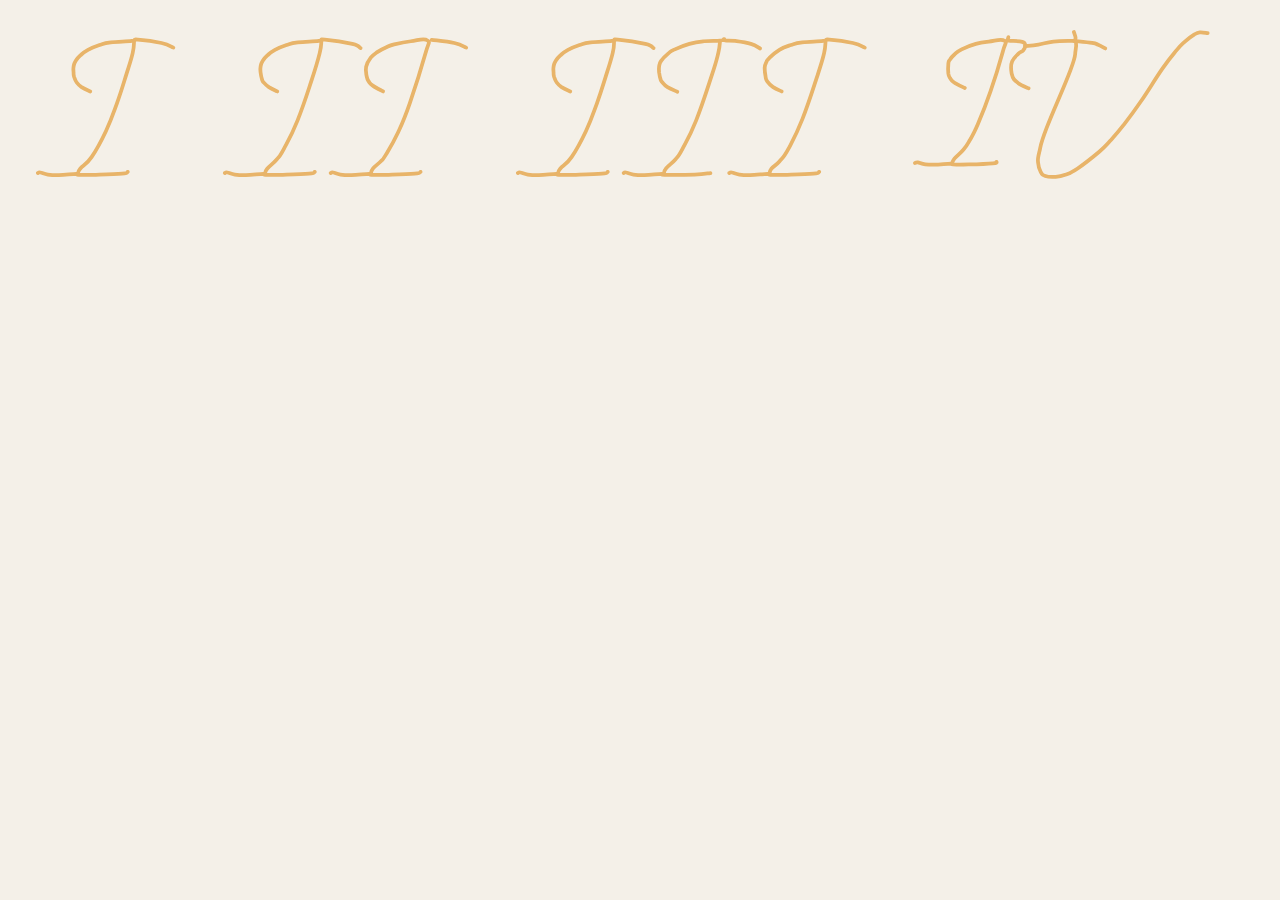
<file: scripts/numerals_preview.html>
<!doctype html><meta charset=utf-8><style>body{background:#F4F0E8;margin:30px;display:flex;gap:40px;align-items:flex-end}svg{height:150px}path{fill:none;stroke:#E8B469;stroke-width:5;stroke-linecap:round;stroke-linejoin:round}</style><svg viewBox="0 0 195.8 200"><path d="M10.4 190.8C11.1 190.6 10.9 189.6 13.8 190.0C16.8 190.4 18.4 191.9 23.8 192.7C29.3 193.5 30.1 193.6 38.5 193.5C46.8 193.3 56.1 192.0 61.9 191.9C67.8 191.8 59.3 192.8 65.0 193.1C70.7 193.3 75.0 193.4 87.7 193.1C100.4 192.7 113.3 192.4 122.7 191.5C132.1 190.7 128.7 189.7 130.4 189.2"/><path d="M80.4 81.9C77.8 80.7 72.8 78.8 68.8 76.2C64.9 73.5 64.5 73.0 62.3 70.0C60.1 67.0 59.8 65.3 58.8 62.3C57.9 59.3 58.2 59.5 58.1 56.5C57.9 53.6 57.5 52.2 58.1 48.8C58.7 45.5 58.7 44.5 60.8 41.2C62.8 37.9 63.7 37.1 67.3 33.8C70.9 30.6 71.7 29.6 77.3 26.5C82.9 23.5 86.0 22.2 92.7 20.0C99.4 17.8 98.2 17.7 107.7 16.5C117.2 15.4 127.8 15.5 135.8 14.6C143.7 13.8 135.1 12.1 143.8 12.7C152.6 13.3 165.0 14.9 175.4 17.3C185.8 19.7 187.7 22.1 191.2 23.5"/><path d="M138.8 15.0C138.4 18.5 139.1 21.3 136.9 30.8C134.7 40.2 133.5 43.3 128.8 58.1C124.2 72.9 121.9 81.2 115.8 98.1C109.7 115.0 108.5 119.3 101.2 135.0C93.8 150.7 89.8 158.2 82.3 169.2C74.8 180.2 71.0 180.0 66.9 185.0C62.9 190.0 64.5 190.4 63.8 191.9"/></svg><svg viewBox="0 0 336.9 200"><path d="M10.4 190.8C11.1 190.6 10.9 189.6 13.8 190.0C16.8 190.4 18.4 191.9 23.8 192.7C29.3 193.5 30.1 193.6 38.5 193.5C46.8 193.3 56.1 192.0 61.9 191.9C67.8 191.8 59.3 192.8 65.0 193.1C70.7 193.3 75.0 193.4 87.7 193.1C100.4 192.7 113.3 192.4 122.7 191.5C132.1 190.7 128.7 189.7 130.4 189.2"/><path d="M80.4 81.9C77.9 80.7 73.2 78.8 69.2 76.2C65.3 73.5 64.3 72.3 62.3 70.0C60.3 67.7 60.9 68.7 60.0 65.8C59.1 62.8 58.5 60.3 58.1 56.5C57.7 52.8 57.5 52.2 58.1 48.8C58.7 45.5 58.7 44.5 60.8 41.2C62.8 37.9 63.7 37.1 67.3 33.8C70.9 30.6 71.7 29.6 77.3 26.5C82.9 23.5 86.0 22.2 92.7 20.0C99.4 17.8 98.2 17.7 107.7 16.5C117.2 15.4 127.8 15.5 135.8 14.6C143.7 13.8 134.0 11.8 143.8 12.7C153.7 13.5 169.9 15.9 180.4 18.5C190.9 21.0 189.1 23.0 191.5 24.2"/><path d="M139.2 15.0C138.7 18.5 139.7 19.6 136.9 30.8C134.1 41.9 133.1 46.0 126.5 65.8C120.0 85.6 115.5 100.4 107.3 120.8C99.1 141.2 95.3 147.0 89.2 158.5C83.1 169.9 84.5 166.9 79.6 172.7C74.7 178.5 70.4 180.8 66.9 185.0C63.5 189.2 64.5 190.4 63.8 191.9"/><path d="M151.5 190.8C152.3 190.6 152.1 189.6 155.0 190.0C157.9 190.4 159.3 191.9 164.6 192.7C169.9 193.5 170.8 193.6 179.2 193.5C187.7 193.3 197.2 192.0 203.1 191.9C209.0 191.8 200.5 192.8 206.2 193.1C211.8 193.3 216.2 193.4 228.8 193.1C241.5 192.7 254.1 192.4 263.5 191.5C272.9 190.7 269.8 189.7 271.5 189.2"/><path d="M221.5 81.9C218.5 80.2 211.9 77.2 207.7 74.2C203.5 71.3 204.1 71.2 202.3 68.5C200.5 65.8 200.4 66.2 199.6 61.9C198.9 57.7 197.7 54.7 198.8 49.2C200.0 43.7 201.6 41.3 205.0 36.9C208.4 32.5 209.7 32.3 214.2 29.2C218.8 26.2 220.9 25.3 225.8 23.1C230.6 20.9 229.0 21.0 236.2 19.2C243.3 17.5 248.7 16.2 258.5 15.0C268.2 13.8 276.1 10.4 280.4 13.8C284.7 17.3 283.2 12.2 278.1 30.8C272.9 49.3 265.0 74.7 256.9 98.1C248.8 121.4 248.2 121.9 241.2 136.9C234.1 152.0 230.0 158.2 225.0 166.5C220.0 174.9 222.2 171.0 218.5 175.0C214.7 179.0 211.0 180.9 208.1 184.6C205.1 188.3 205.7 190.3 205.0 191.9"/><path d="M286.2 13.1C292.8 14.0 306.4 15.0 316.5 17.3C326.7 19.6 328.8 22.1 332.3 23.5"/></svg><svg viewBox="0 0 477.7 200"><path d="M10.4 190.8C11.1 190.6 10.9 189.6 13.8 190.0C16.8 190.4 18.4 191.9 23.8 192.7C29.3 193.5 30.1 193.6 38.5 193.5C46.8 193.3 56.1 192.0 61.9 191.9C67.8 191.8 59.3 192.8 65.0 193.1C70.7 193.3 75.0 193.4 87.7 193.1C100.4 192.7 113.3 192.4 122.7 191.5C132.1 190.7 128.7 189.7 130.4 189.2"/><path d="M80.4 81.9C77.8 80.7 72.8 78.8 68.8 76.2C64.9 73.5 64.5 73.0 62.3 70.0C60.1 67.0 59.8 65.3 58.8 62.3C57.9 59.3 58.2 59.5 58.1 56.5C57.9 53.6 57.5 52.2 58.1 48.8C58.7 45.5 58.7 44.5 60.8 41.2C62.8 37.9 63.7 37.1 67.3 33.8C70.9 30.6 71.7 29.6 77.3 26.5C82.9 23.5 86.0 22.2 92.7 20.0C99.4 17.8 98.2 17.7 107.7 16.5C117.2 15.4 127.8 15.5 135.8 14.6C143.7 13.8 134.0 11.8 143.8 12.7C153.7 13.5 169.9 15.9 180.4 18.5C190.9 21.0 189.1 23.0 191.5 24.2"/><path d="M138.8 15.0C138.4 18.5 139.5 20.2 136.9 30.8C134.4 41.3 132.0 48.3 127.3 63.1C122.7 77.9 121.5 82.3 115.8 98.1C110.0 113.9 108.5 119.3 101.2 135.0C93.8 150.7 89.8 158.2 82.3 169.2C74.8 180.2 71.0 180.0 66.9 185.0C62.9 190.0 64.5 190.4 63.8 191.9"/><path d="M151.5 190.8C152.2 190.6 151.7 189.6 154.6 190.0C157.5 190.4 159.2 191.9 164.6 192.7C170.0 193.5 170.9 193.6 179.2 193.5C187.6 193.3 196.8 192.0 202.7 191.9C208.6 191.8 196.6 192.9 206.2 193.1C215.7 193.2 232.7 193.2 246.2 192.7C259.6 192.2 262.7 191.2 267.3 190.8"/><path d="M223.1 82.3C220.2 81.0 214.4 78.9 210.0 76.2C205.6 73.4 205.1 71.9 203.1 69.6C201.0 67.3 201.7 68.6 200.8 65.8C199.8 62.9 199.3 60.3 198.8 56.5C198.4 52.8 198.3 52.2 198.8 48.8C199.4 45.5 198.8 45.0 201.5 41.2C204.2 37.3 207.3 34.5 211.2 31.2C215.0 27.9 212.7 28.9 218.8 26.2C225.0 23.4 230.5 20.9 239.2 18.5C247.9 16.0 249.5 15.9 258.5 15.0C267.4 14.1 274.1 14.8 280.0 14.2C285.9 13.6 283.9 12.4 285.4 12.3C286.9 12.2 283.6 13.3 286.9 13.8C290.2 14.4 292.9 13.6 300.4 14.6C307.9 15.6 313.9 16.3 321.2 18.5C328.4 20.7 330.8 23.3 333.5 24.6"/><path d="M280.0 15.0C279.5 18.5 280.1 20.6 277.7 30.8C275.2 40.9 275.4 41.4 268.8 61.2C262.3 81.0 256.6 99.4 248.1 120.8C239.5 142.2 236.0 147.1 230.0 158.5C224.0 169.8 225.6 166.6 220.8 172.3C215.9 178.1 211.5 180.3 208.1 184.6C204.6 188.9 205.7 190.3 205.0 191.9"/><path d="M292.3 190.8C293.1 190.6 292.8 189.6 295.8 190.0C298.7 190.4 300.4 191.9 305.8 192.7C311.1 193.5 311.6 193.6 320.0 193.5C328.4 193.3 337.9 192.0 343.8 191.9C349.8 191.8 341.3 192.8 346.9 193.1C352.6 193.3 356.9 193.4 369.6 193.1C382.3 192.7 395.2 192.4 404.6 191.5C414.0 190.7 410.6 189.7 412.3 189.2"/><path d="M362.3 81.9C359.8 80.7 355.0 79.1 350.8 76.2C346.5 73.2 345.3 71.5 343.1 68.5C340.9 65.4 341.5 66.4 340.8 62.3C340.0 58.2 339.4 54.3 339.6 50.0C339.9 45.7 340.7 45.4 341.9 42.7C343.2 40.0 341.6 41.2 345.4 37.7C349.2 34.1 352.8 30.4 359.2 26.5C365.7 22.6 367.9 22.2 374.6 20.0C381.3 17.8 380.1 17.7 389.6 16.5C399.1 15.4 409.7 15.5 417.7 14.6C425.6 13.8 417.1 12.1 425.8 12.7C434.5 13.3 446.9 14.9 457.3 17.3C467.7 19.7 469.6 22.1 473.1 23.5"/><path d="M420.8 15.0C420.3 18.5 421.0 21.3 418.8 30.8C416.6 40.2 417.1 38.8 410.8 58.1C404.4 77.4 398.7 96.4 390.0 118.5C381.3 140.5 377.9 145.9 371.2 158.5C364.4 171.0 364.1 169.6 359.2 175.4C354.3 181.1 351.8 181.0 348.8 184.6C345.9 188.3 346.4 190.3 345.8 191.9"/></svg><svg viewBox="0 0 402.3 200"><path d="M9.2 177.3C10.1 177.1 10.4 176.2 13.1 176.5C15.8 176.9 16.7 178.2 21.5 178.8C26.4 179.5 27.2 179.8 35.0 179.6C42.8 179.4 51.4 178.2 56.9 178.1C62.4 178.0 54.8 179.0 60.0 179.2C65.2 179.5 69.1 179.6 80.8 179.2C92.4 178.9 104.9 178.5 113.1 177.7C121.3 176.9 117.0 176.2 118.1 175.8"/><path d="M75.8 77.3C72.6 75.7 65.9 72.9 61.5 70.0C57.2 67.1 57.8 66.9 56.2 64.2C54.5 61.6 54.4 62.3 53.8 58.1C53.3 53.8 53.4 49.1 53.8 45.0C54.3 40.9 54.0 42.3 55.8 39.6C57.5 36.9 58.5 35.7 61.9 32.7C65.4 29.6 65.3 28.9 71.5 25.8C77.8 22.6 82.4 20.7 90.4 18.5C98.3 16.2 99.3 16.3 107.7 15.4C116.1 14.5 124.4 11.1 128.5 14.2C132.5 17.4 130.2 14.7 126.2 29.6C122.1 44.5 117.3 60.8 110.0 81.9C102.7 103.1 99.3 111.3 93.1 125.8C86.9 140.2 86.2 140.2 81.9 147.7C77.7 155.1 78.2 154.4 73.8 159.6C69.4 164.9 65.2 167.5 61.9 171.5C58.6 175.6 59.5 176.6 58.8 178.1"/><path d="M133.8 9.6C133.7 10.4 133.0 12.1 133.1 13.1C133.2 14.1 130.0 13.6 134.2 14.2C138.5 14.8 147.5 14.2 152.3 15.8C157.1 17.3 155.9 18.6 156.2 21.2C156.4 23.7 155.4 25.0 153.5 27.3C151.5 29.6 150.5 28.3 147.3 31.5C144.1 34.8 141.0 36.8 138.8 41.9C136.7 47.0 137.4 49.9 137.7 54.6C137.9 59.4 138.6 60.4 140.0 63.5C141.4 66.5 141.8 66.3 144.2 68.5C146.7 70.7 147.5 71.4 151.2 73.5C154.8 75.5 158.7 76.8 160.8 77.7"/><path d="M220.8 14.6C214.8 14.8 204.2 14.3 193.8 15.4C183.5 16.5 182.1 18.3 173.8 19.6C165.6 21.0 160.0 21.1 156.2 21.5"/><path d="M399.6 4.2C397.3 4.0 393.2 2.7 389.2 3.1C385.3 3.5 385.9 3.4 381.5 6.2C377.1 8.9 374.3 10.9 369.2 15.4C364.2 19.9 365.1 18.6 358.5 26.5C351.9 34.5 349.8 36.4 339.2 51.5C328.7 66.7 321.8 78.8 310.4 95.4C299.0 112.0 296.3 115.4 287.3 126.9C278.3 138.4 276.7 139.9 269.6 147.7C262.5 155.5 264.6 154.2 255.0 162.3C245.4 170.4 236.1 177.8 226.2 184.6C216.2 191.4 216.4 190.6 209.6 193.1C202.8 195.5 201.2 195.4 195.4 195.8C189.5 196.1 187.1 196.1 183.1 194.6C179.0 193.2 179.0 193.0 176.9 189.2C174.8 185.4 173.9 183.1 173.5 177.3C173.0 171.6 172.5 173.2 175.0 163.1C177.5 152.9 175.5 155.2 184.6 131.2C193.8 107.1 208.0 76.8 216.5 53.8C225.1 30.9 221.9 35.5 223.5 26.9C225.1 18.4 223.8 17.6 223.8 15.0"/><path d="M221.2 2.7C221.7 4.5 223.4 8.1 223.5 10.8C223.5 13.4 222.0 13.8 221.5 14.6"/><path d="M263.1 24.6C261.0 23.5 257.4 21.2 253.5 19.6C249.6 18.0 252.4 18.4 245.4 17.3C238.4 16.2 226.8 15.2 221.5 14.6"/></svg>
</file>
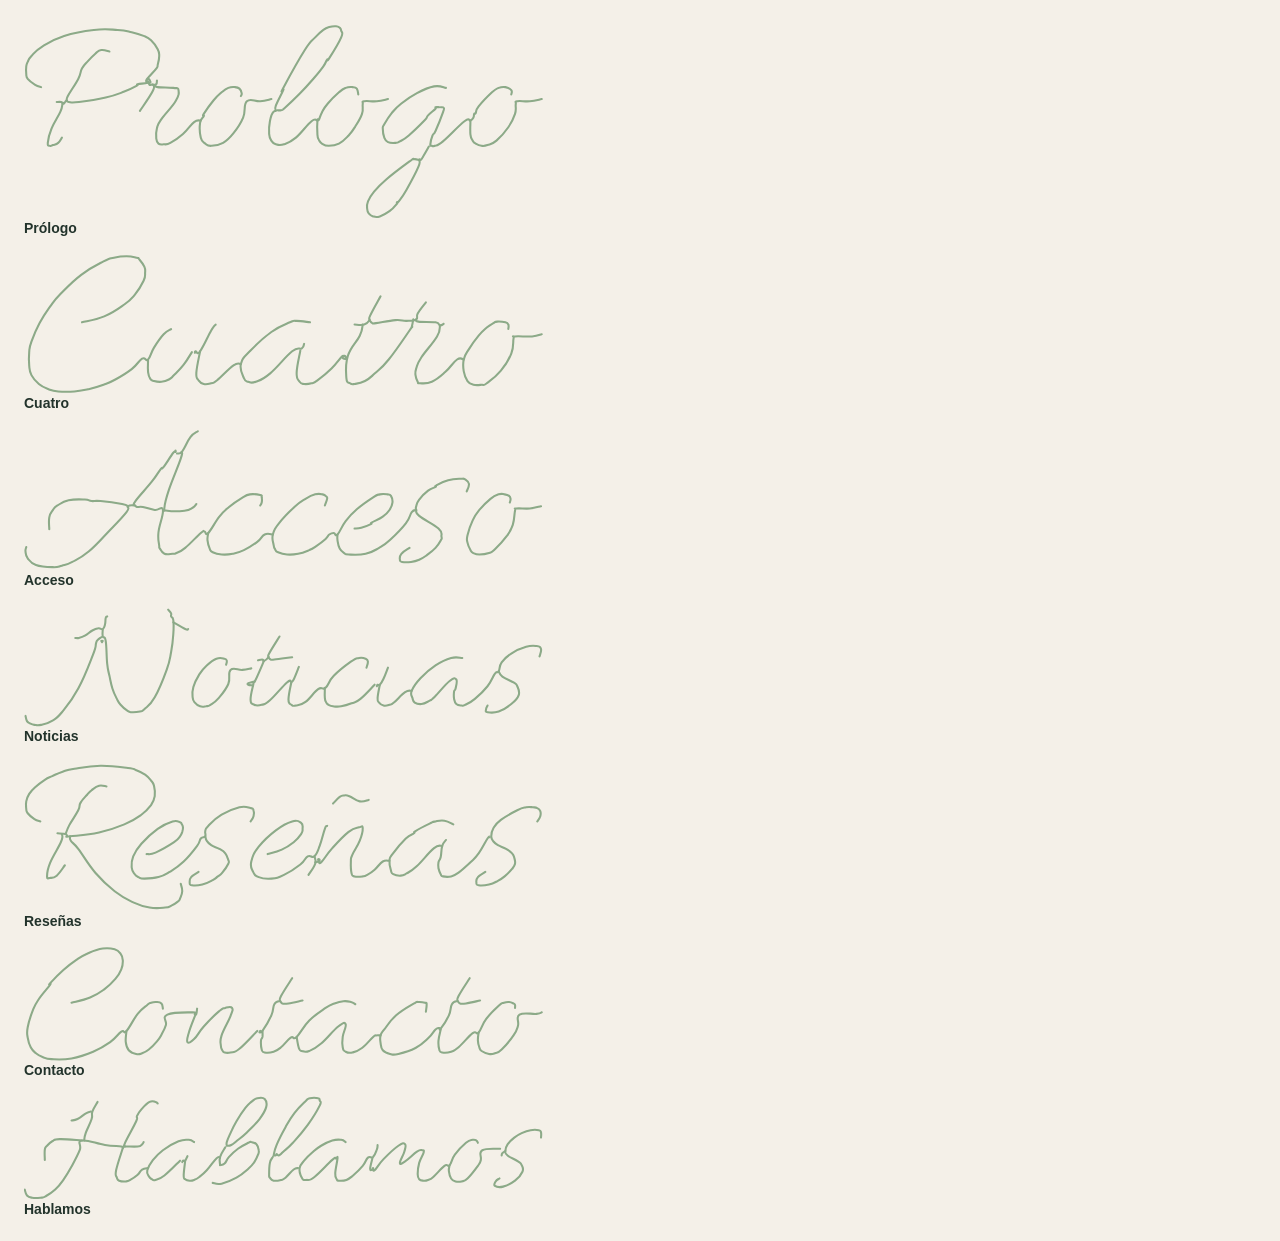
<file: scripts/pen_words_preview.html>
<!doctype html><meta charset=utf-8><style>body{background:#F4F0E8;font:14px sans-serif;margin:24px}.f{margin:18px 0}svg{width:520px;display:block}path{fill:none;stroke:#8CAA88;stroke-width:4;stroke-linecap:round;stroke-linejoin:round}b{color:#22332B}</style><div class="f"><svg viewBox="0 0 1000 377.1"><path d="M32.9 121.4C30.3 120.5 27.1 120.6 21.4 117.1C15.8 113.7 10.9 110.4 7.1 105.7C3.4 101.0 4.9 101.1 4.3 95.7C3.7 90.4 3.7 86.5 4.3 81.4C4.9 76.4 4.9 77.3 7.1 72.9C9.3 68.5 8.0 68.0 14.3 61.4C20.6 54.8 21.9 51.3 35.7 42.9C49.5 34.4 55.5 29.8 77.1 22.9C98.8 15.9 111.7 13.9 134.3 11.4C156.9 8.9 164.0 10.5 180.0 11.4C196.0 12.4 196.1 13.2 207.1 15.7C218.1 18.2 221.8 19.4 230.0 22.9C238.2 26.3 238.3 25.8 244.3 31.4C250.3 37.1 253.7 42.0 257.1 48.6C260.6 55.2 260.0 54.8 260.0 61.4C260.0 68.0 258.4 73.2 257.1 78.6C255.9 83.9 259.0 79.4 254.3 85.7C249.6 92.0 239.5 101.2 235.7 107.1C231.9 113.1 240.9 111.0 237.1 112.9C233.4 114.7 223.0 114.5 218.6 115.7C214.2 117.0 222.8 115.4 217.1 118.6C211.5 121.7 206.1 125.0 192.9 130.0C179.7 135.0 176.3 137.0 157.1 141.4C138.0 145.8 121.4 148.1 105.7 150.0C90.0 151.9 91.1 150.6 85.7 150.0C80.4 149.4 83.3 146.5 81.4 147.1C79.5 147.8 78.7 151.6 77.1 152.9C75.6 154.1 75.9 149.4 74.3 152.9C72.7 156.3 74.7 157.9 70.0 168.6C65.3 179.3 58.2 188.2 52.9 201.4C47.5 214.6 46.3 221.3 45.7 228.6C45.1 235.8 47.8 233.3 50.0 234.3C52.2 235.2 52.3 234.1 55.7 232.9C59.2 231.6 61.9 231.7 65.7 228.6C69.5 225.4 71.3 220.8 72.9 218.6"/><path d="M62.9 150.0C64.7 150.0 68.9 149.4 71.4 150.0C73.9 150.6 73.7 152.2 74.3 152.9"/><path d="M164.3 52.9C160.8 52.2 154.5 49.1 148.6 50.0C142.6 50.9 142.8 52.4 137.1 57.1C131.5 61.9 128.5 65.1 122.9 71.4C117.2 77.7 115.5 78.2 111.4 85.7C107.3 93.3 110.3 94.1 104.3 105.7C98.3 117.3 89.0 129.5 84.3 138.6C79.6 147.7 83.2 145.3 82.9 147.1"/><path d="M222.9 167.1C228.2 159.0 241.5 141.0 247.1 130.0C252.8 119.0 249.8 120.0 248.6 117.1C247.3 114.3 243.3 118.4 241.4 117.1C239.5 115.9 240.9 113.0 240.0 111.4C239.1 109.9 237.8 110.3 237.1 110.0"/><path d="M238.6 105.7C239.2 106.0 240.5 105.6 241.4 107.1C242.4 108.7 243.8 111.6 242.9 112.9C241.9 114.1 238.4 112.9 237.1 112.9"/><path d="M255.7 108.6C255.4 110.1 255.9 113.8 254.3 115.7C252.7 117.6 249.8 116.8 248.6 117.1"/><path d="M252.9 117.1C253.8 118.1 249.6 120.2 257.1 121.4C264.7 122.7 278.3 121.6 287.1 122.9C295.9 124.1 296.2 121.5 297.1 127.1C298.1 132.8 298.7 136.3 291.4 148.6C284.2 160.8 272.1 171.5 264.3 182.9C256.4 194.2 257.9 191.8 255.7 200.0C253.5 208.2 253.7 213.4 254.3 220.0C254.9 226.6 255.4 227.5 258.6 230.0C261.7 232.5 263.5 231.7 268.6 231.4C273.6 231.1 273.3 233.0 281.4 228.6C289.6 224.2 295.7 220.2 305.7 211.4C315.8 202.6 319.6 194.2 327.1 188.6C334.7 182.9 337.2 186.3 340.0 185.7"/><path d="M417.1 138.6C417.5 137.3 419.2 136.0 418.6 132.9C417.9 129.7 417.1 126.8 414.3 124.3C411.5 121.8 410.4 121.7 405.7 121.4C401.0 121.1 398.5 120.7 392.9 122.9C387.2 125.1 386.3 126.1 380.0 131.4C373.7 136.8 371.8 138.0 364.3 147.1C356.7 156.3 349.8 166.3 345.7 172.9C341.6 179.5 347.3 173.4 345.7 177.1C344.1 180.9 339.8 180.9 338.6 190.0C337.3 199.1 337.8 209.8 340.0 218.6C342.2 227.4 344.2 226.5 348.6 230.0C353.0 233.5 352.5 234.6 360.0 234.3C367.5 234.0 373.4 233.9 382.9 228.6C392.3 223.2 394.4 220.7 402.9 210.0C411.3 199.3 415.8 193.5 421.4 180.0C427.1 166.5 421.3 155.5 428.6 148.6C435.8 141.7 443.9 149.5 454.3 148.6C464.7 147.6 471.0 145.2 475.7 144.3"/><path d="M484.3 167.1C484.3 164.9 481.1 165.9 484.3 157.1C487.4 148.3 495.4 134.7 498.6 127.1C501.7 119.6 489.5 139.8 498.6 122.9C507.7 105.9 526.5 71.4 540.0 50.0C553.5 28.6 552.1 34.2 560.0 25.7C567.9 17.2 569.7 15.8 575.7 11.4C581.7 7.0 581.8 7.3 587.1 5.7C592.5 4.1 595.6 4.0 600.0 4.3C604.4 4.6 604.9 5.3 607.1 7.1C609.3 9.0 609.4 8.8 610.0 12.9C610.6 16.9 615.0 14.1 610.0 25.7C605.0 37.3 593.1 56.3 587.1 65.7C581.2 75.1 585.4 65.1 582.9 68.6C580.3 72.0 581.1 73.9 575.7 81.4C570.4 89.0 568.6 91.2 558.6 102.9C548.5 114.5 542.6 121.4 530.0 134.3C517.4 147.2 509.3 154.5 501.4 161.4C493.6 168.3 499.0 164.1 494.3 165.7C489.6 167.3 484.7 163.9 480.0 168.6C475.3 173.3 474.7 177.7 472.9 187.1C471.0 196.6 470.8 203.3 471.4 211.4C472.1 219.6 472.9 219.9 475.7 224.3C478.5 228.7 478.9 229.9 484.3 231.4C489.6 233.0 491.5 234.3 500.0 231.4C508.5 228.6 511.2 228.3 522.9 218.6C534.5 208.8 543.7 194.4 552.9 187.1C562.0 179.9 561.8 186.0 564.3 185.7"/><path d="M642.9 135.7C642.2 133.2 642.5 127.4 640.0 124.3C637.5 121.1 636.1 121.7 631.4 121.4C626.7 121.1 624.2 120.7 618.6 122.9C612.9 125.1 613.3 124.8 605.7 131.4C598.2 138.0 591.5 144.4 584.3 152.9C577.1 161.3 576.6 163.1 572.9 170.0C569.1 176.9 569.0 180.8 567.1 184.3C565.3 187.7 564.9 179.4 564.3 185.7C563.7 192.0 563.7 204.7 564.3 212.9C564.9 221.0 565.3 219.1 567.1 222.9C569.0 226.6 568.8 227.5 572.9 230.0C576.9 232.5 578.5 234.3 585.7 234.3C592.9 234.3 597.2 234.4 605.7 230.0C614.2 225.6 617.4 221.5 624.3 214.3C631.2 207.1 631.5 206.3 637.1 197.1C642.8 188.0 646.9 182.3 650.0 172.9C653.1 163.4 650.5 159.6 651.4 154.3C652.4 148.9 648.3 149.8 654.3 148.6C660.3 147.3 668.5 149.5 678.6 148.6C688.6 147.6 695.3 145.2 700.0 144.3"/><path d="M778.6 235.7C776.1 240.1 770.6 250.1 767.1 255.7C763.7 261.4 764.4 260.2 762.9 261.4C761.3 262.7 760.9 258.6 760.0 261.4C759.1 264.3 763.9 261.7 758.6 274.3C753.2 286.9 743.9 304.1 735.7 318.6C727.5 333.0 725.5 334.7 721.4 340.0C717.3 345.3 718.1 341.6 717.1 342.9C716.2 344.1 720.3 341.9 717.1 345.7C714.0 349.5 710.1 354.7 702.9 360.0C695.6 365.3 691.2 367.8 684.3 370.0C677.4 372.2 676.1 371.3 671.4 370.0C666.7 368.7 665.4 367.4 662.9 364.3C660.3 361.1 660.3 360.7 660.0 355.7C659.7 350.7 658.6 348.7 661.4 341.4C664.3 334.2 665.0 332.3 672.9 322.9C680.7 313.4 682.1 311.5 697.1 298.6C712.2 285.7 729.8 272.8 741.4 264.3C753.1 255.8 745.9 260.6 750.0 260.0C754.1 259.4 757.8 261.1 760.0 261.4"/><path d="M811.4 122.9C806.4 122.2 800.8 117.8 788.6 120.0C776.3 122.2 769.5 125.6 755.7 132.9C741.9 140.1 736.4 144.4 725.7 152.9C715.0 161.3 714.4 162.6 707.1 171.4C699.9 180.2 696.6 186.3 692.9 192.9C689.1 199.5 690.0 195.8 690.0 201.4C690.0 207.1 690.7 212.9 692.9 218.6C695.1 224.2 695.3 224.9 700.0 227.1C704.7 229.3 709.3 228.9 714.3 228.6C719.3 228.3 717.2 228.9 722.9 225.7C728.5 222.6 729.6 223.1 740.0 214.3C750.4 205.5 761.8 194.2 770.0 185.7C778.2 177.2 772.4 180.7 777.1 175.7C781.9 170.7 788.3 166.3 791.4 162.9C794.6 159.4 789.9 160.6 791.4 160.0C793.0 159.4 797.0 160.0 798.6 160.0"/><path d="M801.4 160.0C802.7 160.3 806.2 159.2 807.1 161.4C808.1 163.6 809.2 160.3 805.7 170.0C802.3 179.7 795.8 196.0 791.4 205.7C787.0 215.5 787.9 208.6 785.7 214.3C783.5 219.9 781.7 227.0 781.4 231.4C781.1 235.8 782.4 233.7 784.3 234.3C786.2 234.9 785.3 236.2 790.0 234.3C794.7 232.4 793.1 236.1 805.7 225.7C818.3 215.3 835.5 195.9 847.1 187.1C858.8 178.3 854.8 187.3 858.6 185.7C862.3 184.1 862.7 182.8 864.3 180.0C865.9 177.2 864.8 174.7 865.7 172.9C866.7 171.0 866.7 174.6 868.6 171.4C870.5 168.3 867.4 167.4 874.3 158.6C881.2 149.8 891.5 139.3 900.0 131.4C908.5 123.6 907.2 125.1 912.9 122.9C918.5 120.7 920.4 120.5 925.7 121.4C931.1 122.4 934.6 124.0 937.1 127.1C939.7 130.3 937.1 133.8 937.1 135.7"/><path d="M995.7 144.3C990.7 145.2 983.2 147.6 972.9 148.6C962.5 149.5 954.5 147.3 948.6 148.6C942.6 149.8 946.7 148.9 945.7 154.3C944.8 159.6 947.4 163.1 944.3 172.9C941.1 182.6 939.3 187.3 931.4 198.6C923.6 209.9 917.4 216.7 908.6 224.3C899.8 231.8 897.7 230.7 891.4 232.9C885.1 235.1 885.0 234.9 880.0 234.3C875.0 233.7 872.3 232.2 868.6 230.0C864.8 227.8 865.1 228.1 862.9 224.3C860.7 220.5 859.5 221.3 858.6 212.9C857.6 204.4 858.6 191.7 858.6 185.7"/></svg><b>Prólogo</b></div><div class="f"><svg viewBox="0 0 1000 271.4"><path d="M111.4 131.4C120.9 128.9 136.4 127.5 154.3 120.0C172.2 112.5 180.0 106.3 192.9 97.1C205.7 88.0 204.7 88.6 212.9 78.6C221.0 68.5 225.6 60.9 230.0 51.4C234.4 42.0 232.5 41.7 232.9 35.7C233.2 29.7 233.9 29.9 231.4 24.3C228.9 18.6 224.6 13.8 221.4 10.0C218.3 6.2 222.5 8.4 217.1 7.1C211.8 5.9 206.9 4.3 197.1 4.3C187.4 4.3 182.6 4.9 172.9 7.1C163.1 9.3 166.7 7.1 152.9 14.3C139.0 21.5 128.2 26.2 110.0 40.0C91.8 53.8 83.2 63.6 70.0 77.1C56.8 90.7 58.8 89.2 50.0 101.4C41.2 113.7 37.9 118.1 30.0 132.9C22.1 147.6 18.7 156.3 14.3 168.6C9.9 180.8 10.9 178.5 10.0 188.6C9.1 198.6 9.1 204.5 10.0 214.3C10.9 224.0 10.2 225.0 14.3 232.9C18.4 240.7 21.3 244.0 28.6 250.0C35.8 256.0 39.0 256.9 47.1 260.0C55.3 263.1 54.7 263.3 65.7 264.3C76.7 265.2 84.3 265.2 97.1 264.3C110.0 263.3 112.0 262.8 124.3 260.0C136.5 257.2 141.5 255.5 152.9 251.4C164.2 247.3 163.8 248.0 175.7 241.4C187.7 234.8 195.8 230.2 207.1 221.4C218.5 212.6 220.2 205.5 227.1 201.4C234.1 197.3 233.5 207.6 238.6 202.9C243.6 198.1 243.4 190.7 250.0 180.0C256.6 169.3 261.3 162.1 268.6 154.3C275.8 146.4 279.7 146.5 282.9 144.3"/><path d="M238.6 204.3C238.6 209.3 237.6 219.3 238.6 227.1C239.5 235.0 240.3 236.2 242.9 240.0C245.4 243.8 245.3 243.0 250.0 244.3C254.7 245.5 258.0 246.3 264.3 245.7C270.6 245.1 273.2 244.3 278.6 241.4C283.9 238.6 282.3 239.1 288.6 232.9C294.9 226.6 299.6 222.6 307.1 212.9C314.7 203.1 319.4 193.9 322.9 188.6"/><path d="M328.6 190.0C328.9 189.4 327.8 187.8 330.0 187.1C332.2 186.5 332.0 195.9 338.6 187.1C345.2 178.3 353.4 158.5 360.0 147.1C366.6 135.8 366.7 138.2 368.6 135.7"/><path d="M338.6 187.1C337.0 196.3 332.1 216.3 331.4 228.6C330.8 240.8 332.6 238.1 335.7 242.9C338.9 247.6 340.4 248.7 345.7 250.0C351.1 251.3 354.3 250.1 360.0 248.6C365.7 247.0 362.0 250.4 371.4 242.9C380.9 235.3 392.8 221.2 402.9 214.3C412.9 207.4 414.0 212.1 417.1 211.4"/><path d="M538.6 172.9C537.6 174.7 539.3 178.3 534.3 181.4C529.3 184.6 529.2 176.5 515.7 187.1C502.2 197.8 488.3 217.1 472.9 230.0C457.5 242.9 454.8 242.3 445.7 245.7C436.6 249.2 436.5 247.3 431.4 245.7C426.4 244.1 426.0 246.1 422.9 238.6C419.7 231.0 414.3 223.1 417.1 211.4C420.0 199.8 422.8 199.2 435.7 185.7C448.6 172.2 459.1 161.9 475.7 150.0C492.4 138.1 500.7 136.1 511.4 131.4C522.1 126.7 515.8 128.6 524.3 128.6C532.8 128.6 544.3 130.8 550.0 131.4"/><path d="M531.4 185.7C529.9 195.1 524.6 215.4 524.3 228.6C524.0 241.8 526.9 241.0 530.0 245.7C533.1 250.4 533.5 249.4 538.6 250.0C543.6 250.6 547.2 250.1 552.9 248.6C558.5 247.0 555.8 249.1 564.3 242.9C572.8 236.6 581.1 230.1 591.4 220.0C601.8 209.9 606.7 201.5 611.4 197.1C616.1 192.7 611.3 199.1 612.9 200.0C614.4 200.9 617.3 202.1 618.6 201.4C619.8 200.8 619.2 198.4 618.6 197.1C617.9 195.9 616.3 196.0 615.7 195.7"/><path d="M748.6 125.7C747.9 128.9 747.3 135.3 745.7 140.0C744.1 144.7 751.2 133.3 741.4 147.1C731.7 161.0 716.2 184.6 701.4 202.9C686.7 221.1 684.3 220.9 674.3 230.0C664.2 239.1 664.2 239.9 655.7 244.3C647.2 248.7 642.0 249.1 635.7 250.0C629.4 250.9 630.6 251.1 627.1 248.6C623.7 246.1 620.9 250.2 620.0 238.6C619.1 226.9 617.2 213.6 622.9 195.7C628.5 177.8 639.4 170.3 645.7 157.1C652.0 143.9 650.2 140.4 651.4 135.7"/><path d="M635.7 135.7C639.8 135.7 648.0 137.6 654.3 135.7C660.6 133.8 661.8 130.9 664.3 127.1C666.8 123.4 661.0 128.6 665.7 118.6C670.4 108.5 681.3 89.6 685.7 81.4"/><path d="M772.9 92.9C769.4 97.6 761.2 107.1 757.1 114.3C753.1 121.5 759.0 122.6 754.3 125.7C749.6 128.9 744.5 128.3 735.7 128.6C726.9 128.9 727.2 126.2 714.3 127.1C701.4 128.1 686.9 131.6 677.1 132.9C667.4 134.1 672.8 134.1 670.0 132.9C667.2 131.6 665.5 128.4 664.3 127.1"/><path d="M800.0 137.1C798.7 141.9 802.1 145.1 794.3 158.6C786.4 172.1 773.1 185.1 764.3 198.6C755.5 212.1 756.8 212.5 754.3 220.0C751.8 227.5 752.2 227.2 752.9 232.9C753.5 238.5 755.3 242.3 757.1 245.7C759.0 249.2 755.5 248.6 761.4 248.6C767.4 248.6 773.6 250.4 784.3 245.7C795.0 241.0 799.3 236.6 810.0 227.1C820.7 217.7 825.0 208.2 832.9 202.9C840.7 197.5 842.9 202.9 845.7 202.9"/><path d="M807.1 134.3C805.6 134.9 803.5 137.8 800.0 137.1C796.5 136.5 800.5 133.0 791.4 131.4C782.3 129.9 766.7 131.3 758.6 130.0C750.4 128.7 755.2 126.7 754.3 125.7"/><path d="M931.4 144.3C931.4 142.4 932.7 138.5 931.4 135.7C930.2 132.9 930.4 132.7 925.7 131.4C921.0 130.2 915.0 129.7 910.0 130.0C905.0 130.3 907.3 130.3 902.9 132.9C898.5 135.4 896.3 136.1 890.0 141.4C883.7 146.8 881.8 148.0 874.3 157.1C866.7 166.3 862.0 172.8 855.7 182.9C849.4 192.9 847.9 193.4 845.7 202.9C843.5 212.3 844.1 216.6 845.7 225.7C847.3 234.8 848.8 238.6 852.9 244.3C856.9 249.9 858.3 249.9 864.3 251.4C870.3 253.0 874.3 252.1 880.0 251.4C885.7 250.8 881.8 254.5 890.0 248.6C898.2 242.6 906.8 236.9 917.1 224.3C927.5 211.7 931.8 204.9 937.1 191.4C942.5 177.9 939.9 170.1 941.4 162.9C943.0 155.6 936.4 159.5 944.3 158.6C952.1 157.6 965.8 159.5 977.1 158.6C988.5 157.6 991.6 155.2 995.7 154.3"/></svg><b>Cuatro</b></div><div class="f"><svg viewBox="0 0 1000 274.3"><path d="M4.3 227.1C4.0 229.0 2.2 231.0 2.9 235.7C3.5 240.4 2.7 242.9 7.1 248.6C11.5 254.2 12.2 257.7 22.9 261.4C33.5 265.2 44.7 265.4 55.7 265.7C66.7 266.0 64.7 265.1 72.9 262.9C81.0 260.7 81.5 261.7 92.9 255.7C104.2 249.7 109.2 248.3 124.3 235.7C139.4 223.1 145.4 215.2 161.4 198.6C177.5 181.9 188.7 171.0 197.1 160.0C205.6 149.0 196.5 151.4 200.0 148.6C203.5 145.7 209.1 146.8 212.9 147.1C216.6 147.5 213.7 149.4 217.1 150.0C220.6 150.6 221.0 148.7 228.6 150.0C236.1 151.3 242.9 154.5 251.4 155.7C259.9 157.0 265.6 146.3 267.1 155.7C268.7 165.1 260.1 183.5 258.6 198.6C257.0 213.7 259.4 217.4 260.0 224.3C260.6 231.2 259.2 226.5 261.4 230.0C263.6 233.5 264.7 237.8 270.0 240.0C275.3 242.2 280.7 240.3 285.7 240.0C290.7 239.7 287.5 241.1 292.9 238.6C298.2 236.1 299.6 237.1 310.0 228.6C320.4 220.1 331.8 206.9 340.0 200.0C348.2 193.1 344.0 197.1 347.1 197.1C350.3 197.1 348.0 206.3 354.3 200.0C360.6 193.7 366.9 179.6 375.7 168.6C384.5 157.6 384.9 157.9 394.3 150.0C403.7 142.1 409.8 138.2 418.6 132.9C427.4 127.5 426.4 127.0 434.3 125.7C442.1 124.5 449.3 125.9 454.3 127.1C459.3 128.4 456.5 128.3 457.1 131.4C457.8 134.6 457.8 138.0 457.1 141.4C456.5 144.9 454.9 145.9 454.3 147.1"/><path d="M48.6 192.9C48.6 187.8 47.0 178.2 48.6 170.0C50.1 161.8 52.3 160.7 55.7 155.7C59.2 150.7 57.7 151.2 64.3 147.1C70.9 143.1 74.1 139.7 85.7 137.1C97.3 134.6 107.4 135.4 117.1 135.7C126.9 136.0 123.4 137.9 130.0 138.6C136.6 139.2 134.3 137.3 147.1 138.6C160.0 139.8 176.9 142.1 188.6 144.3C200.2 146.5 197.5 147.6 200.0 148.6"/><path d="M291.4 41.4C291.4 42.1 292.4 43.3 291.4 44.3C290.5 45.2 292.2 39.4 287.1 45.7C282.1 52.0 273.9 65.9 268.6 72.9C263.2 79.8 267.9 70.9 262.9 77.1C257.8 83.4 256.4 87.9 245.7 101.4C235.0 114.9 221.5 128.5 214.3 138.6C207.1 148.6 213.2 145.3 212.9 147.1"/><path d="M331.4 144.3C329.9 145.9 329.3 148.6 324.3 151.4C319.3 154.3 319.3 155.9 308.6 157.1C297.9 158.4 284.2 158.4 275.7 157.1C267.2 155.9 269.4 160.2 270.0 151.4C270.6 142.6 271.7 137.9 278.6 117.1C285.5 96.4 296.1 73.2 301.4 57.1C306.8 41.1 302.5 47.1 302.9 44.3"/><path d="M294.3 47.1C296.5 46.2 298.6 49.8 304.3 42.9C309.9 35.9 313.4 24.2 320.0 15.7C326.6 7.2 331.1 6.8 334.3 4.3"/><path d="M354.3 200.0C354.0 203.1 352.2 207.7 352.9 214.3C353.5 220.9 354.9 225.0 357.1 230.0C359.3 235.0 357.8 234.6 362.9 237.1C367.9 239.7 371.5 240.8 380.0 241.4C388.5 242.1 392.0 241.9 401.4 240.0C410.9 238.1 412.5 237.9 422.9 232.9C433.2 227.8 439.8 223.7 448.6 217.1C457.4 210.5 456.3 206.0 462.9 202.9C469.5 199.7 475.1 202.9 478.6 202.9"/><path d="M578.6 147.1C579.5 144.3 582.2 138.1 582.9 134.3C583.5 130.5 583.3 131.9 581.4 130.0C579.5 128.1 579.0 126.7 574.3 125.7C569.6 124.8 567.2 123.8 560.0 125.7C552.8 127.6 550.2 128.9 541.4 134.3C532.6 139.6 531.0 139.9 520.0 150.0C509.0 160.1 500.5 168.4 491.4 180.0C482.3 191.6 481.1 193.4 478.6 202.9C476.1 212.3 479.1 216.6 480.0 222.9C480.9 229.1 481.0 228.3 482.9 231.4C484.7 234.6 483.5 234.9 488.6 237.1C493.6 239.3 497.2 240.8 505.7 241.4C514.2 242.1 517.7 241.9 527.1 240.0C536.6 238.1 541.0 236.0 548.6 232.9C556.1 229.7 554.5 230.4 561.4 225.7C568.3 221.0 574.3 216.5 580.0 211.4C585.7 206.4 583.7 205.4 587.1 202.9C590.6 200.3 592.3 200.0 595.7 200.0C599.2 200.0 597.8 207.9 602.9 202.9C607.9 197.8 610.4 187.8 618.6 177.1C626.7 166.5 628.4 164.3 640.0 154.3C651.6 144.2 661.7 137.7 671.4 131.4C681.2 125.1 678.3 127.0 684.3 125.7C690.3 124.5 693.9 125.1 698.6 125.7C703.3 126.3 703.5 125.1 705.7 128.6C707.9 132.0 709.2 135.5 708.6 141.4C707.9 147.4 706.9 149.7 702.9 155.7C698.8 161.7 697.5 163.2 690.0 168.6C682.5 173.9 673.6 176.9 668.6 180.0C663.5 183.1 671.5 180.7 667.1 182.9C662.7 185.1 655.5 188.1 648.6 190.0C641.7 191.9 638.5 191.1 635.7 191.4"/><path d="M754.3 155.7C752.4 156.7 750.1 154.3 745.7 160.0C741.3 165.7 743.4 169.8 734.3 181.4C725.2 193.1 715.6 202.5 704.3 212.9C693.0 223.2 693.2 222.6 682.9 228.6C672.5 234.5 670.0 237.2 657.1 240.0C644.3 242.8 633.4 241.7 624.3 241.4C615.2 241.1 619.5 241.1 615.7 238.6C611.9 236.1 610.0 235.3 607.1 230.0C604.3 224.7 603.8 220.3 602.9 214.3C601.9 208.3 602.9 205.4 602.9 202.9"/><path d="M741.4 228.6C738.0 231.1 729.8 235.0 725.7 240.0C721.6 245.0 722.5 248.0 722.9 251.4C723.2 254.9 722.4 254.8 727.1 255.7C731.9 256.7 737.1 256.7 744.3 255.7C751.5 254.8 753.4 254.3 760.0 251.4C766.6 248.6 767.4 247.9 774.3 242.9C781.2 237.8 785.5 234.9 791.4 228.6C797.4 222.3 798.9 219.0 801.4 214.3C803.9 209.6 803.8 212.2 802.9 207.1C801.9 202.1 806.6 200.2 797.1 191.4C787.7 182.6 769.4 175.0 760.0 167.1C750.6 159.3 755.5 159.8 754.3 155.7C753.0 151.6 753.0 153.0 754.3 148.6C755.5 144.2 755.0 142.3 760.0 135.7C765.0 129.1 770.2 123.9 777.1 118.6C784.1 113.2 788.0 113.6 791.4 111.4C794.9 109.2 787.5 111.4 792.9 108.6C798.2 105.7 805.3 101.4 815.7 98.6C826.1 95.7 832.8 96.0 840.0 95.7C847.2 95.4 845.1 94.9 848.6 97.1C852.0 99.3 855.1 100.7 855.7 105.7C856.3 110.7 852.4 116.9 851.4 120.0"/><path d="M934.3 141.4C934.6 139.9 936.0 137.1 935.7 134.3C935.4 131.5 935.4 130.5 932.9 128.6C930.3 126.7 928.7 126.3 924.3 125.7C919.9 125.1 918.8 123.8 912.9 125.7C906.9 127.6 905.3 127.7 897.1 134.3C889.0 140.9 883.3 146.6 875.7 155.7C868.2 164.8 867.9 165.0 862.9 175.7C857.8 186.4 855.1 194.9 852.9 204.3C850.7 213.7 851.6 212.3 852.9 218.6C854.1 224.9 856.1 228.5 858.6 232.9C861.1 237.3 860.5 236.7 864.3 238.6C868.1 240.5 869.1 241.4 875.7 241.4C882.3 241.4 887.7 240.8 894.3 238.6C900.9 236.4 898.2 238.7 905.7 231.4C913.3 224.2 921.0 216.1 928.6 205.7C936.1 195.3 936.5 195.0 940.0 184.3C943.5 173.6 942.7 164.1 944.3 157.1C945.9 150.2 940.9 153.8 947.1 152.9C953.4 151.9 962.5 153.8 972.9 152.9C983.2 151.9 989.6 149.5 994.3 148.6"/></svg><b>Acceso</b></div><div class="f"><svg viewBox="0 0 1000 234.3"><path d="M2.9 211.4C3.5 213.6 3.8 218.3 5.7 221.4C7.6 224.6 8.3 224.1 11.4 225.7C14.6 227.3 15.3 227.9 20.0 228.6C24.7 229.2 25.6 230.1 32.9 228.6C40.1 227.0 44.1 226.8 52.9 221.4C61.7 216.1 61.5 218.1 72.9 204.3C84.2 190.5 91.1 183.1 104.3 158.6C117.5 134.1 125.3 112.0 132.9 92.9C140.4 73.7 136.7 77.4 138.6 71.4C140.5 65.5 139.2 68.2 141.4 65.7C143.6 63.2 147.0 61.3 148.6 60.0"/><path d="M98.6 61.4C100.1 61.4 101.6 62.4 105.7 61.4C109.8 60.5 111.5 60.3 117.1 57.1C122.8 54.0 125.8 50.3 131.4 47.1C137.1 44.0 138.5 43.5 142.9 42.9C147.3 42.2 148.6 45.9 151.4 44.3C154.3 42.7 154.5 40.4 155.7 35.7C157.0 31.0 156.2 26.3 157.1 22.9C158.1 19.4 159.4 20.6 160.0 20.0"/><path d="M148.6 67.1C148.9 67.8 149.4 70.0 150.0 70.0C150.6 70.0 151.1 67.8 151.4 67.1"/><path d="M151.4 45.7C151.4 48.5 150.2 53.9 151.4 58.6C152.7 63.3 155.3 55.5 157.1 67.1C159.0 78.8 158.4 96.7 160.0 111.4C161.6 126.2 162.1 123.9 164.3 134.3C166.5 144.7 166.9 148.8 170.0 158.6C173.1 168.3 175.1 171.7 178.6 178.6C182.0 185.5 181.3 185.0 185.7 190.0C190.1 195.0 193.9 198.3 198.6 201.4C203.3 204.6 201.8 204.0 207.1 204.3C212.5 204.6 217.5 204.1 222.9 202.9C228.2 201.6 225.1 204.5 231.4 198.6C237.7 192.6 242.0 192.4 251.4 175.7C260.9 159.1 267.4 142.0 274.3 122.9C281.2 103.7 280.0 103.7 282.9 88.6C285.7 73.5 286.2 67.8 287.1 54.3C288.1 40.8 288.1 34.7 287.1 27.1C286.2 19.6 283.8 22.8 282.9 20.0C281.9 17.2 284.1 17.1 282.9 14.3C281.6 11.5 278.4 8.7 277.1 7.1"/><path d="M315.7 44.3C314.5 44.3 316.3 47.1 310.0 44.3C303.7 41.5 292.2 34.3 287.1 31.4"/><path d="M388.6 112.9C388.9 111.3 390.6 108.2 390.0 105.7C389.4 103.2 390.1 102.4 385.7 101.4C381.3 100.5 377.5 98.6 370.0 101.4C362.5 104.3 358.7 107.7 351.4 114.3C344.2 120.9 342.8 122.3 337.1 131.4C331.5 140.5 328.5 146.0 325.7 155.7C322.9 165.5 323.7 169.1 324.3 175.7C324.9 182.3 325.4 181.9 328.6 185.7C331.7 189.5 333.9 191.3 338.6 192.9C343.3 194.4 345.6 193.5 350.0 192.9C354.4 192.2 353.2 193.5 358.6 190.0C363.9 186.5 366.7 185.9 374.3 177.1C381.8 168.3 387.8 161.9 392.9 150.0C397.9 138.1 391.2 128.8 397.1 122.9C403.1 116.9 411.2 123.5 420.0 122.9C428.8 122.2 433.4 120.6 437.1 120.0"/><path d="M461.4 105.7C458.0 113.6 450.1 132.6 445.7 141.4C441.3 150.2 444.6 144.1 441.4 145.7C438.3 147.3 433.6 147.3 431.4 148.6C429.2 149.8 429.5 150.5 431.4 151.4C433.3 152.4 438.1 152.5 440.0 152.9"/><path d="M441.4 148.6C440.2 155.5 435.4 170.9 435.7 180.0C436.0 189.1 438.1 187.8 442.9 190.0C447.6 192.2 450.5 191.9 457.1 190.0C463.7 188.1 462.2 190.9 472.9 181.4C483.5 172.0 496.6 155.0 505.7 147.1C514.8 139.3 511.5 147.0 514.3 145.7C517.1 144.5 515.4 147.7 518.6 141.4C521.7 135.1 526.4 122.5 528.6 117.1"/><path d="M450.0 104.3C451.9 104.0 456.1 102.5 458.6 102.9C461.1 103.2 458.9 106.7 461.4 105.7C463.9 104.8 467.8 101.7 470.0 98.6C472.2 95.4 466.7 100.2 471.4 91.4C476.1 82.6 487.0 65.8 491.4 58.6"/><path d="M515.7 98.6C508.2 99.5 490.5 101.9 481.4 102.9C472.3 103.8 476.8 103.8 474.3 102.9C471.8 101.9 470.9 99.5 470.0 98.6"/><path d="M658.6 118.6C659.2 116.1 661.7 110.9 661.4 107.1C661.1 103.4 660.9 103.0 657.1 101.4C653.4 99.9 650.6 98.7 644.3 100.0C638.0 101.3 639.3 99.6 628.6 107.1C617.9 114.7 606.4 123.3 595.7 134.3C585.0 145.3 586.6 151.5 580.0 157.1C573.4 162.8 574.2 154.0 565.7 160.0C557.2 166.0 550.9 177.4 541.4 184.3C532.0 191.2 528.8 190.2 522.9 191.4C516.9 192.7 517.4 192.5 514.3 190.0C511.1 187.5 508.6 189.7 508.6 180.0C508.6 170.3 513.0 153.3 514.3 145.7"/><path d="M674.3 151.4C668.3 157.4 656.9 170.7 647.1 178.6C637.4 186.4 638.2 184.0 630.0 187.1C621.8 190.3 617.9 191.6 610.0 192.9C602.1 194.1 599.6 193.5 594.3 192.9C588.9 192.2 588.5 191.6 585.7 190.0C582.9 188.4 583.0 188.5 581.4 185.7C579.9 182.9 579.2 183.4 578.6 177.1C577.9 170.9 578.6 161.5 578.6 157.1"/><path d="M678.6 154.3C678.9 153.7 678.7 152.1 680.0 151.4C681.3 150.8 681.8 153.9 684.3 151.4C686.8 148.9 688.0 147.2 691.4 140.0C694.9 132.8 698.1 123.3 700.0 118.6"/><path d="M684.3 151.4C683.3 157.1 680.3 169.6 680.0 177.1C679.7 184.7 680.3 182.6 682.9 185.7C685.4 188.9 687.0 190.5 691.4 191.4C695.8 192.4 698.5 191.3 702.9 190.0C707.3 188.7 704.8 191.1 711.4 185.7C718.0 180.4 725.3 170.7 732.9 165.7C740.4 160.7 742.9 163.5 745.7 162.9"/><path d="M842.9 100.0C838.1 100.0 832.7 96.9 821.4 100.0C810.1 103.1 804.3 105.8 791.4 114.3C778.5 122.8 772.9 127.9 762.9 138.6C752.8 149.3 749.2 154.4 745.7 162.9C742.3 171.3 745.9 172.1 747.1 177.1C748.4 182.2 747.7 183.2 751.4 185.7C755.2 188.2 758.3 189.2 764.3 188.6C770.3 187.9 772.9 186.0 778.6 182.9C784.2 179.7 781.2 182.8 790.0 174.3C798.8 165.8 809.5 151.5 818.6 144.3C827.7 137.1 828.9 138.3 831.4 141.4C833.9 144.6 830.9 153.5 830.0 158.6C829.1 163.6 827.8 159.9 827.1 164.3C826.5 168.7 826.2 173.2 827.1 178.6C828.1 183.9 828.3 185.7 831.4 188.6C834.6 191.4 837.7 191.1 841.4 191.4C845.2 191.7 842.9 192.8 848.6 190.0C854.2 187.2 857.7 186.4 867.1 178.6C876.6 170.7 882.9 165.0 891.4 154.3C899.9 143.6 901.0 136.3 905.7 130.0C910.4 123.7 910.0 130.4 912.9 125.7C915.7 121.0 913.2 116.1 918.6 108.6C923.9 101.0 926.8 98.0 937.1 91.4C947.5 84.8 955.0 81.7 965.7 78.6C976.4 75.4 979.4 76.2 985.7 77.1C992.0 78.1 993.0 78.5 994.3 82.9C995.5 87.3 992.1 94.0 991.4 97.1"/><path d="M891.4 191.4C890.8 193.0 888.6 195.7 888.6 198.6C888.6 201.4 886.1 203.3 891.4 204.3C896.8 205.2 902.8 206.3 912.9 202.9C922.9 199.4 928.7 195.5 937.1 188.6C945.6 181.7 948.9 179.0 951.4 171.4C953.9 163.9 950.8 159.6 948.6 154.3C946.4 148.9 947.7 151.2 941.4 147.1C935.1 143.1 926.3 140.4 920.0 135.7C913.7 131.0 914.4 127.9 912.9 125.7"/></svg><b>Noticias</b></div><div class="f"><svg viewBox="0 0 1000 291.4"><path d="M31.4 114.3C28.9 113.3 25.3 113.5 20.0 110.0C14.7 106.5 10.6 103.0 7.1 98.6C3.7 94.2 4.9 95.0 4.3 90.0C3.7 85.0 3.0 82.0 4.3 75.7C5.5 69.4 6.2 67.4 10.0 61.4C13.8 55.5 14.8 54.5 21.4 48.6C28.0 42.6 32.8 39.0 40.0 34.3C47.2 29.6 46.7 30.6 54.3 27.1C61.8 23.7 64.9 21.7 74.3 18.6C83.7 15.4 81.1 15.4 97.1 12.9C113.2 10.3 124.5 7.5 147.1 7.1C169.8 6.8 184.9 9.5 200.0 11.4C215.1 13.3 208.5 12.9 215.7 15.7C222.9 18.5 226.6 19.9 232.9 24.3C239.1 28.7 240.5 31.0 244.3 35.7C248.1 40.4 248.4 39.1 250.0 45.7C251.6 52.3 252.7 57.5 251.4 65.7C250.2 73.9 249.9 75.0 244.3 82.9C238.6 90.7 237.0 93.3 225.7 101.4C214.4 109.6 210.8 112.5 192.9 120.0C174.9 127.5 167.2 130.7 144.3 135.7C121.3 140.7 102.1 141.3 88.6 142.9C75.1 144.4 84.7 143.8 82.9 142.9C81.0 141.9 84.1 139.8 80.0 138.6C75.9 137.3 67.7 137.5 64.3 137.1"/><path d="M78.6 198.6C75.1 203.0 69.1 213.2 62.9 218.6C56.6 223.9 54.1 222.5 50.0 222.9C45.9 223.2 44.3 226.3 44.3 220.0C44.3 213.7 44.0 209.1 50.0 194.3C56.0 179.5 66.4 165.1 71.4 152.9C76.5 140.6 72.5 141.7 72.9 138.6"/><path d="M158.6 47.1C155.4 46.8 150.6 44.1 144.3 45.7C138.0 47.3 135.0 50.5 130.0 54.3C125.0 58.1 126.1 57.5 121.4 62.9C116.7 68.2 112.3 72.0 108.6 78.6C104.8 85.2 109.0 83.4 104.3 92.9C99.6 102.3 92.5 111.4 87.1 121.4C81.8 131.5 81.6 134.8 80.0 138.6"/><path d="M301.4 234.3C302.1 237.4 304.6 242.3 304.3 248.6C304.0 254.9 301.9 258.5 300.0 262.9C298.1 267.3 299.2 265.7 295.7 268.6C292.3 271.4 289.6 273.2 284.3 275.7C278.9 278.2 280.9 279.1 271.4 280.0C262.0 280.9 254.9 282.2 241.4 280.0C227.9 277.8 224.8 276.9 210.0 270.0C195.2 263.1 190.3 261.1 174.3 248.6C158.3 236.0 152.5 230.8 137.1 212.9C121.7 194.9 114.7 180.7 104.3 167.1C93.9 153.6 93.5 156.8 90.0 151.4C86.5 146.1 88.9 144.7 88.6 142.9"/><path d="M235.7 177.1C239.5 176.5 241.2 179.3 252.9 174.3C264.5 169.3 278.2 161.2 288.6 154.3C298.9 147.4 296.5 147.3 300.0 142.9C303.5 138.5 303.0 138.1 304.3 134.3C305.5 130.5 306.0 129.2 305.7 125.7C305.4 122.3 304.1 120.8 302.9 118.6C301.6 116.4 303.8 116.7 300.0 115.7C296.2 114.8 295.1 111.5 285.7 114.3C276.3 117.1 270.3 119.1 257.1 128.6C243.9 138.0 236.1 145.5 225.7 157.1C215.3 168.8 214.1 171.4 210.0 181.4C205.9 191.5 206.5 195.3 207.1 202.9C207.8 210.4 210.0 211.6 212.9 215.7C215.7 219.8 215.9 219.5 220.0 221.4C224.1 223.3 222.9 224.3 231.4 224.3C239.9 224.3 247.9 224.3 258.6 221.4C269.3 218.6 269.3 218.0 280.0 211.4C290.7 204.8 295.5 202.4 307.1 191.4C318.8 180.4 325.6 171.2 332.9 161.4C340.1 151.7 336.5 151.2 340.0 147.1C343.5 143.1 346.7 146.0 348.6 142.9C350.5 139.7 347.3 137.3 348.6 132.9C349.8 128.5 347.4 129.8 354.3 122.9C361.2 115.9 366.8 109.3 380.0 101.4C393.2 93.6 402.0 90.0 414.3 87.1C426.5 84.3 429.7 87.3 435.7 88.6C441.7 89.8 440.2 89.4 441.4 92.9C442.7 96.3 442.7 99.6 441.4 104.3C440.2 109.0 437.0 112.1 435.7 114.3"/><path d="M335.7 211.4C332.6 213.6 325.2 217.0 321.4 221.4C317.7 225.8 318.3 228.0 318.6 231.4C318.9 234.9 317.5 236.2 322.9 237.1C328.2 238.1 334.1 237.9 342.9 235.7C351.7 233.5 356.3 230.6 362.9 227.1C369.5 223.7 368.8 223.1 372.9 220.0C376.9 216.9 377.0 218.2 381.4 212.9C385.8 207.5 390.3 201.1 392.9 195.7C395.4 190.4 394.1 193.0 392.9 188.6C391.6 184.2 390.9 180.4 387.1 175.7C383.4 171.0 381.7 170.6 375.7 167.1C369.7 163.7 365.3 163.5 360.0 160.0C354.7 156.5 353.9 155.2 351.4 151.4C348.9 147.7 349.2 144.7 348.6 142.9"/><path d="M468.6 177.1C474.5 175.3 484.7 173.6 495.7 168.6C506.7 163.5 510.4 160.9 518.6 154.3C526.7 147.7 529.1 144.2 532.9 138.6C536.6 132.9 535.7 133.3 535.7 128.6C535.7 123.9 537.3 120.3 532.9 117.1C528.5 114.0 526.4 111.1 515.7 114.3C505.0 117.4 498.4 120.7 484.3 131.4C470.1 142.1 461.8 149.7 451.4 162.9C441.1 176.1 439.7 181.1 437.1 191.4C434.6 201.8 436.9 203.4 440.0 210.0C443.1 216.6 443.6 218.3 451.4 221.4C459.3 224.6 465.0 225.2 475.7 224.3C486.4 223.3 487.7 223.1 500.0 217.1C512.3 211.2 521.4 205.0 531.4 197.1C541.5 189.3 539.7 184.9 545.7 181.4C551.7 178.0 553.5 185.8 558.6 181.4C563.6 177.0 564.2 173.1 568.6 161.4C573.0 149.8 575.4 137.1 578.6 128.6C581.7 120.1 581.9 124.1 582.9 122.9"/><path d="M547.1 217.1C550.0 212.4 557.5 203.6 560.0 195.7C562.5 187.9 558.9 184.6 558.6 181.4"/><path d="M702.9 190.0C700.0 190.3 696.3 187.7 690.0 191.4C683.7 195.2 680.9 201.5 674.3 207.1C667.7 212.8 665.0 214.3 660.0 217.1C655.0 220.0 656.8 219.4 651.4 220.0C646.1 220.6 640.4 221.3 635.7 220.0C631.0 218.7 631.6 220.6 630.0 214.3C628.4 208.0 628.3 199.3 628.6 191.4C628.9 183.6 627.7 187.4 631.4 178.6C635.2 169.8 641.3 162.7 645.7 151.4C650.1 140.1 651.7 132.8 651.4 127.1C651.1 121.5 650.3 124.1 644.3 125.7C638.3 127.3 635.6 125.5 624.3 134.3C613.0 143.1 604.2 153.1 592.9 165.7C581.5 178.3 578.5 185.5 572.9 191.4C567.2 197.4 568.1 193.5 567.1 192.9C566.2 192.2 568.9 189.8 568.6 188.6C568.3 187.3 566.3 186.5 565.7 187.1C565.1 187.8 567.0 190.2 565.7 191.4C564.5 192.7 561.3 192.5 560.0 192.9"/><path d="M594.3 80.0C597.1 77.2 602.4 70.6 607.1 67.1C611.9 63.7 611.6 64.6 615.7 64.3C619.8 64.0 619.1 63.2 625.7 65.7C632.3 68.2 637.5 74.1 645.7 75.7C653.9 77.3 659.1 73.5 662.9 72.9"/><path d="M825.7 120.0C821.9 118.4 816.1 114.1 808.6 112.9C801.0 111.6 797.7 113.0 791.4 114.3C785.1 115.5 788.5 114.5 780.0 118.6C771.5 122.7 759.5 128.8 752.9 132.9C746.3 136.9 754.1 134.0 750.0 137.1C745.9 140.3 743.4 138.3 734.3 147.1C725.2 155.9 715.5 167.7 708.6 177.1C701.7 186.6 703.5 183.1 702.9 190.0C702.2 196.9 704.1 202.9 705.7 208.6C707.3 214.2 705.9 213.5 710.0 215.7C714.1 217.9 718.6 218.9 724.3 218.6C729.9 218.3 728.8 218.4 735.7 214.3C742.6 210.2 744.1 210.7 755.7 200.0C767.3 189.3 777.9 174.2 788.6 165.7C799.3 157.2 800.8 162.4 804.3 161.4"/><path d="M811.4 150.0C809.9 152.5 806.5 154.2 804.3 161.4C802.1 168.7 803.0 175.9 801.4 182.9C799.9 189.8 798.1 188.1 797.1 192.9C796.2 197.6 796.2 199.3 797.1 204.3C798.1 209.3 799.5 212.3 801.4 215.7C803.3 219.2 801.3 219.1 805.7 220.0C810.1 220.9 814.8 221.6 821.4 220.0C828.0 218.4 827.5 218.8 835.7 212.9C843.9 206.9 850.1 201.0 858.6 192.9C867.1 184.7 867.1 185.8 874.3 175.7C881.5 165.7 886.7 154.1 891.4 147.1C896.1 140.2 894.8 144.9 895.7 144.3"/><path d="M887.1 211.4C884.0 213.6 876.6 217.0 872.9 221.4C869.1 225.8 869.7 228.0 870.0 231.4C870.3 234.9 868.9 236.2 874.3 237.1C879.6 238.1 886.1 237.6 894.3 235.7C902.5 233.8 904.8 232.0 911.4 228.6C918.0 225.1 918.3 225.0 924.3 220.0C930.3 215.0 934.2 211.1 938.6 205.7C943.0 200.4 943.3 200.4 944.3 195.7C945.2 191.0 944.1 188.7 942.9 184.3C941.6 179.9 942.0 179.5 938.6 175.7C935.1 171.9 933.1 170.6 927.1 167.1C921.2 163.7 916.8 163.1 911.4 160.0C906.1 156.9 905.7 156.6 902.9 152.9C900.0 149.1 898.6 148.5 898.6 142.9C898.6 137.2 898.8 134.1 902.9 127.1C906.9 120.2 907.1 119.0 917.1 111.4C927.2 103.9 937.9 98.2 948.6 92.9C959.3 87.5 959.1 88.4 965.7 87.1C972.3 85.9 973.9 86.8 978.6 87.1C983.3 87.5 984.0 87.0 987.1 88.6C990.3 90.1 991.6 90.8 992.9 94.3C994.1 97.7 994.1 99.9 992.9 104.3C991.6 108.7 988.4 112.1 987.1 114.3"/></svg><b>Reseñas</b></div><div class="f"><svg viewBox="0 0 1000 221.4"><path d="M91.4 107.1C99.3 104.9 113.3 102.8 127.1 97.1C141.0 91.5 143.6 89.3 154.3 81.4C165.0 73.6 168.5 69.9 175.7 61.4C182.9 52.9 184.0 50.7 187.1 42.9C190.3 35.0 190.3 32.3 190.0 25.7C189.7 19.1 189.2 17.6 185.7 12.9C182.3 8.1 181.8 6.5 174.3 4.3C166.7 2.1 162.4 1.3 151.4 2.9C140.4 4.4 135.3 6.7 124.3 11.4C113.3 16.1 112.1 17.1 101.4 24.3C90.7 31.5 87.0 34.2 75.7 44.3C64.4 54.3 55.7 63.7 50.0 70.0C44.3 76.3 54.7 66.3 50.0 72.9C45.3 79.5 35.8 89.3 28.6 100.0C21.3 110.7 21.9 109.5 17.1 121.4C12.4 133.4 9.3 142.7 7.1 154.3C4.9 165.9 5.9 165.8 7.1 174.3C8.4 182.8 9.4 186.3 12.9 192.9C16.3 199.5 17.8 200.2 22.9 204.3C27.9 208.4 29.1 208.9 35.7 211.4C42.3 213.9 40.6 215.1 52.9 215.7C65.1 216.3 73.8 217.4 91.4 214.3C109.0 211.1 116.5 208.3 132.9 201.4C149.2 194.5 153.8 191.3 165.7 182.9C177.7 174.4 180.2 167.6 187.1 162.9C194.1 158.1 190.2 169.0 197.1 161.4C204.1 153.9 209.8 139.6 218.6 128.6C227.4 117.6 231.5 116.1 237.1 111.4C242.8 106.7 240.5 108.4 244.3 107.1C248.1 105.9 249.9 105.4 254.3 105.7C258.7 106.0 261.5 105.7 264.3 108.6C267.1 111.4 266.5 116.4 267.1 118.6"/><path d="M332.9 118.6C332.5 120.8 332.4 126.1 331.4 128.6C330.5 131.1 330.1 130.6 328.6 130.0C327.0 129.4 335.9 125.7 324.3 125.7C312.7 125.7 287.0 124.7 275.7 130.0C264.4 135.3 275.4 141.5 272.9 150.0C270.3 158.5 268.1 161.7 264.3 168.6C260.5 175.5 261.1 175.1 255.7 181.4C250.4 187.7 246.3 192.1 240.0 197.1C233.7 202.2 232.5 202.4 227.1 204.3C221.8 206.2 221.4 207.0 215.7 205.7C210.1 204.5 205.8 203.6 201.4 198.6C197.0 193.5 196.7 191.0 195.7 182.9C194.8 174.7 196.8 166.1 197.1 161.4"/><path d="M328.6 132.9C326.1 139.8 320.3 153.3 317.1 164.3C314.0 175.3 312.1 180.0 314.3 182.9C316.5 185.7 320.2 183.7 327.1 177.1C334.1 170.5 335.3 164.5 345.7 152.9C356.1 141.2 365.2 132.1 374.3 124.3C383.4 116.4 381.5 118.7 387.1 117.1C392.8 115.6 397.8 113.7 400.0 117.1C402.2 120.6 401.5 121.2 397.1 132.9C392.7 144.5 384.1 157.4 380.0 170.0C375.9 182.6 378.3 183.7 378.6 190.0C378.9 196.3 379.9 195.7 381.4 198.6C383.0 201.4 382.3 201.9 385.7 202.9C389.2 203.8 390.9 204.4 397.1 202.9C403.4 201.3 403.0 204.8 414.3 195.7C425.6 186.6 441.0 169.0 448.6 161.4"/><path d="M452.9 164.3C453.2 163.7 453.0 162.1 454.3 161.4C455.5 160.8 453.9 168.0 458.6 161.4C463.3 154.8 470.7 142.7 475.7 131.4C480.7 120.1 478.0 116.0 481.4 110.0C484.9 104.0 488.0 104.6 491.4 104.3C494.9 104.0 493.4 107.6 497.1 108.6C500.9 109.5 500.1 109.8 508.6 108.6C517.1 107.3 529.7 104.1 535.7 102.9"/><path d="M637.1 110.0C635.3 109.1 633.6 107.0 628.6 105.7C623.5 104.5 621.2 103.7 614.3 104.3C607.4 104.9 604.7 105.7 597.1 108.6C589.6 111.4 590.7 109.9 580.0 117.1C569.3 124.4 560.8 129.2 548.6 141.4C536.3 153.7 532.1 165.6 524.3 172.9C516.4 180.1 519.5 169.9 512.9 174.3C506.3 178.7 501.5 186.9 494.3 192.9C487.1 198.8 486.9 199.2 480.0 201.4C473.1 203.6 467.9 203.8 462.9 202.9C457.8 201.9 458.7 202.2 457.1 197.1C455.6 192.1 455.4 185.3 455.7 180.0C456.0 174.7 457.9 176.9 458.6 172.9C459.2 168.8 458.6 163.9 458.6 161.4"/><path d="M515.7 60.0C511.0 67.5 499.3 84.5 494.3 94.3C489.3 104.0 493.2 102.1 492.9 104.3"/><path d="M685.7 170.0C683.8 170.0 680.3 169.4 677.1 170.0C674.0 170.6 677.4 167.5 671.4 172.9C665.5 178.2 658.8 187.7 650.0 194.3C641.2 200.9 638.3 201.3 631.4 202.9C624.5 204.4 622.7 203.6 618.6 201.4C614.5 199.2 614.1 199.1 612.9 192.9C611.6 186.6 611.6 182.6 612.9 172.9C614.1 163.1 620.5 153.0 618.6 148.6C616.7 144.2 614.7 144.7 604.3 152.9C593.9 161.0 583.7 175.3 571.4 185.7C559.2 196.1 556.7 196.9 548.6 200.0C540.4 203.1 538.7 201.3 534.3 200.0C529.9 198.7 530.8 200.3 528.6 194.3C526.4 188.3 525.2 177.6 524.3 172.9"/><path d="M772.9 124.3C773.2 121.1 774.6 113.8 774.3 110.0C774.0 106.2 774.9 108.1 771.4 107.1C768.0 106.2 763.3 105.4 758.6 105.7C753.9 106.0 759.4 102.9 750.0 108.6C740.6 114.2 728.3 120.4 715.7 131.4C703.1 142.4 699.5 150.1 692.9 158.6C686.3 167.1 687.3 164.3 685.7 170.0C684.1 175.7 684.8 178.0 685.7 184.3C686.7 190.6 685.9 193.9 690.0 198.6C694.1 203.3 697.7 204.1 704.3 205.7C710.9 207.3 709.3 208.2 720.0 205.7C730.7 203.2 740.3 200.9 752.9 194.3C765.4 187.7 768.7 183.6 777.1 175.7C785.6 167.9 786.7 163.0 791.4 158.6C796.1 154.2 796.4 156.0 798.6 155.7C800.8 155.4 797.3 162.5 801.4 157.1C805.5 151.8 812.4 141.8 817.1 131.4C821.9 121.1 819.4 116.0 822.9 110.0C826.3 104.0 829.4 104.6 832.9 104.3C836.3 104.0 834.8 107.6 838.6 108.6C842.3 109.5 841.5 109.8 850.0 108.6C858.5 107.3 871.2 104.1 877.1 102.9"/><path d="M801.4 158.6C800.5 163.3 797.8 171.5 797.1 180.0C796.5 188.5 797.0 192.1 798.6 197.1C800.1 202.2 799.3 201.9 804.3 202.9C809.3 203.8 814.5 203.6 821.4 201.4C828.3 199.2 826.6 200.7 835.7 192.9C844.8 185.0 854.4 172.0 862.9 165.7C871.3 159.4 868.6 170.3 874.3 164.3C879.9 158.3 880.1 149.9 888.6 138.6C897.1 127.3 905.3 119.8 912.9 112.9C920.4 105.9 918.5 108.7 922.9 107.1C927.3 105.6 928.8 105.4 932.9 105.7C936.9 106.0 938.9 107.3 941.4 108.6C943.9 109.8 943.7 109.5 944.3 111.4C944.9 113.3 944.3 115.9 944.3 117.1"/><path d="M857.1 60.0C852.4 67.5 840.7 84.5 835.7 94.3C830.7 104.0 834.6 102.1 834.3 104.3"/><path d="M995.7 125.7C993.5 126.3 995.1 127.6 985.7 128.6C976.3 129.5 960.7 125.0 952.9 130.0C945.0 135.0 952.5 142.6 950.0 151.4C947.5 160.2 948.3 159.9 941.4 170.0C934.5 180.1 926.4 189.6 918.6 197.1C910.7 204.7 911.1 202.4 905.7 204.3C900.4 206.2 899.9 206.7 894.3 205.7C888.6 204.8 884.1 202.8 880.0 200.0C875.9 197.2 877.3 197.3 875.7 192.9C874.1 188.5 873.2 186.3 872.9 180.0C872.5 173.7 874.0 167.7 874.3 164.3"/></svg><b>Contacto</b></div><div class="f"><svg viewBox="0 0 1000 201.4"><path d="M1.4 180.0C2.4 182.5 2.6 188.0 5.7 191.4C8.9 194.9 10.1 194.8 15.7 195.7C21.4 196.7 25.8 196.3 31.4 195.7C37.1 195.1 35.1 196.3 41.4 192.9C47.7 189.4 52.5 186.9 60.0 180.0C67.5 173.1 68.8 171.2 75.7 161.4C82.6 151.7 84.5 148.3 91.4 135.7C98.3 123.1 102.7 115.3 107.1 104.3C111.5 93.3 100.7 87.9 111.4 85.7C122.1 83.5 139.1 91.8 155.7 94.3C172.4 96.8 179.6 95.9 187.1 97.1C194.7 98.4 188.7 100.0 190.0 100.0C191.3 100.0 186.6 97.8 192.9 97.1C199.1 96.5 211.0 98.1 218.6 97.1C226.1 96.2 224.6 94.7 227.1 92.9C229.7 91.0 229.4 89.5 230.0 88.6"/><path d="M40.0 122.9C40.0 118.5 39.1 108.8 40.0 102.9C40.9 96.9 41.1 99.2 44.3 95.7C47.4 92.3 48.9 90.0 54.3 87.1C59.6 84.3 56.0 83.2 68.6 82.9C81.1 82.5 102.0 85.1 111.4 85.7"/><path d="M91.4 47.1C93.9 46.5 96.6 47.4 102.9 44.3C109.1 41.1 114.3 36.0 120.0 32.9C125.7 29.7 126.7 30.6 128.6 30.0"/><path d="M141.4 11.4C139.2 15.5 133.9 22.8 131.4 30.0C128.9 37.2 132.8 35.2 130.0 44.3C127.2 53.4 121.7 62.3 118.6 71.4C115.4 80.5 116.3 82.6 115.7 85.7"/><path d="M190.0 100.0C187.2 109.4 179.7 130.3 177.1 142.9C174.6 155.4 177.3 152.7 178.6 157.1C179.8 161.5 179.1 161.3 182.9 162.9C186.6 164.4 191.0 164.6 195.7 164.3C200.4 164.0 199.3 164.3 204.3 161.4C209.3 158.6 213.5 155.8 218.6 151.4C223.6 147.0 222.7 144.3 227.1 141.4C231.5 138.6 236.1 139.2 238.6 138.6"/><path d="M257.1 14.3C256.2 13.7 256.3 12.1 252.9 11.4C249.4 10.8 247.4 8.3 241.4 11.4C235.5 14.6 231.1 19.7 225.7 25.7C220.4 31.7 219.3 33.5 217.1 38.6C214.9 43.6 220.7 37.3 215.7 48.6C210.7 59.9 199.0 79.3 194.3 90.0C189.6 100.7 194.3 95.6 194.3 97.1"/><path d="M300.0 124.3C293.4 130.6 280.4 144.7 270.0 152.9C259.6 161.0 258.2 159.9 252.9 161.4C247.5 163.0 248.5 161.6 245.7 160.0C242.9 158.4 241.9 158.1 240.0 154.3C238.1 150.5 235.6 149.5 237.1 142.9C238.7 136.3 240.5 132.8 247.1 124.3C253.7 115.8 256.1 112.5 267.1 104.3C278.1 96.1 286.1 91.5 297.1 87.1C308.1 82.7 310.5 84.0 317.1 84.3C323.7 84.6 324.9 87.6 327.1 88.6"/><path d="M304.3 127.1C304.6 126.5 304.5 124.9 305.7 124.3C307.0 123.7 308.1 126.2 310.0 124.3C311.9 122.4 313.3 117.6 314.3 115.7"/><path d="M377.1 118.6C375.6 118.9 375.7 114.7 370.0 120.0C364.3 125.3 358.7 135.0 351.4 142.9C344.2 150.7 342.5 151.6 337.1 155.7C331.8 159.8 331.2 159.9 327.1 161.4C323.1 163.0 322.3 163.2 318.6 162.9C314.8 162.5 312.5 162.2 310.0 160.0C307.5 157.8 307.1 160.7 307.1 152.9C307.1 145.0 309.4 130.6 310.0 124.3"/><path d="M362.9 167.1C366.6 167.5 369.9 170.8 380.0 168.6C390.1 166.4 397.3 163.4 408.6 157.1C419.9 150.9 423.9 146.6 431.4 140.0C439.0 133.4 438.8 133.1 442.9 127.1C446.9 121.2 448.1 117.9 450.0 112.9C451.9 107.8 452.1 108.7 451.4 104.3C450.8 99.9 450.3 96.3 447.1 92.9C444.0 89.4 440.6 89.2 437.1 88.6C433.7 87.9 437.1 87.2 431.4 90.0C425.8 92.8 419.6 95.5 411.4 101.4C403.3 107.4 399.9 110.9 394.3 117.1C388.6 123.4 389.5 126.5 385.7 130.0C381.9 133.5 379.0 132.2 377.1 132.9"/><path d="M387.1 98.6C384.9 102.7 379.3 109.6 377.1 117.1C374.9 124.7 377.1 129.4 377.1 132.9"/><path d="M390.0 95.7C390.0 94.1 388.7 93.3 390.0 88.6C391.3 83.9 391.6 83.1 395.7 74.3C399.8 65.5 402.0 59.9 408.6 48.6C415.2 37.3 419.4 31.0 425.7 22.9C432.0 14.7 432.1 15.5 437.1 11.4C442.2 7.3 442.9 5.5 448.6 4.3C454.2 3.0 459.1 1.9 462.9 5.7C466.6 9.5 467.9 12.9 465.7 21.4C463.5 29.9 461.0 33.6 452.9 44.3C444.7 55.0 438.0 60.9 428.6 70.0C419.1 79.1 416.6 80.4 410.0 85.7C403.4 91.1 403.0 92.1 398.6 94.3C394.2 96.5 391.9 95.4 390.0 95.7"/><path d="M478.6 117.1C477.3 119.7 474.4 121.0 472.9 128.6C471.3 136.1 471.4 145.1 471.4 151.4C471.4 157.7 471.0 154.6 472.9 157.1C474.7 159.7 475.3 161.9 480.0 162.9C484.7 163.8 489.3 162.7 494.3 161.4C499.3 160.2 497.5 161.5 502.9 157.1C508.2 152.7 513.2 145.5 518.6 141.4C523.9 137.3 525.3 139.2 527.1 138.6"/><path d="M480.0 114.3C481.3 109.9 480.7 106.2 485.7 94.3C490.7 82.3 495.3 73.5 502.9 60.0C510.4 46.5 511.5 43.9 520.0 32.9C528.5 21.9 534.8 16.3 541.4 10.0C548.0 3.7 544.7 5.5 550.0 4.3C555.3 3.0 561.6 3.3 565.7 4.3C569.8 5.2 567.9 5.4 568.6 8.6C569.2 11.7 573.6 8.2 568.6 18.6C563.5 28.9 557.0 40.0 545.7 55.7C534.4 71.4 527.5 78.7 517.1 90.0C506.8 101.3 504.5 101.8 498.6 107.1C492.6 112.5 492.8 113.3 490.0 114.3C487.2 115.2 487.0 111.4 485.7 111.4C484.5 111.4 485.5 113.7 484.3 114.3C483.0 114.9 480.9 114.3 480.0 114.3"/><path d="M618.6 88.6C616.7 87.6 615.7 84.9 610.0 84.3C604.3 83.7 601.3 83.2 592.9 85.7C584.4 88.2 579.9 90.7 571.4 95.7C562.9 100.7 561.2 102.6 554.3 108.6C547.4 114.5 545.3 116.3 540.0 122.9C534.7 129.5 531.3 131.0 530.0 138.6C528.7 146.1 531.5 152.1 534.3 157.1C537.1 162.2 537.5 161.7 542.9 161.4C548.2 161.1 547.6 164.2 558.6 155.7C569.6 147.2 583.7 130.7 592.9 122.9C602.0 115.0 597.8 120.6 600.0 120.0C602.2 119.4 603.2 113.7 602.9 120.0C602.5 126.3 598.9 139.8 598.6 148.6C598.3 157.4 599.9 156.9 601.4 160.0C603.0 163.1 601.6 162.5 605.7 162.9C609.8 163.2 614.0 163.6 620.0 161.4C626.0 159.2 625.9 158.8 632.9 152.9C639.8 146.9 645.1 141.8 651.4 134.3C657.7 126.7 657.0 122.3 661.4 118.6C665.8 114.8 667.7 120.6 671.4 117.1C675.2 113.7 676.7 107.9 678.6 102.9C680.5 97.8 679.7 96.2 680.0 94.3"/><path d="M670.0 120.0C669.1 124.4 665.7 135.3 665.7 140.0C665.7 144.7 668.7 141.7 670.0 141.4C671.3 141.1 670.5 138.3 671.4 138.6C672.4 138.9 669.9 146.6 674.3 142.9C678.7 139.1 681.4 131.8 691.4 121.4C701.5 111.1 710.9 102.0 720.0 95.7C729.1 89.4 730.3 90.3 732.9 92.9C735.4 95.4 733.6 99.3 731.4 107.1C729.2 115.0 722.5 124.5 722.9 128.6C723.2 132.7 725.6 130.4 732.9 125.7C740.1 121.0 748.5 111.9 755.7 107.1C762.9 102.4 762.9 104.0 765.7 104.3C768.5 104.6 769.8 103.2 768.6 108.6C767.3 113.9 762.5 119.5 760.0 128.6C757.5 137.7 757.1 143.1 757.1 150.0C757.1 156.9 757.5 157.2 760.0 160.0C762.5 162.8 764.8 162.5 768.6 162.9C772.3 163.2 773.1 163.0 777.1 161.4C781.2 159.9 780.2 161.7 787.1 155.7C794.1 149.7 801.7 139.3 808.6 134.3C815.5 129.3 814.2 137.6 818.6 132.9C823.0 128.1 821.7 122.3 828.6 112.9C835.5 103.4 842.5 96.3 850.0 90.0C857.5 83.7 858.5 85.2 862.9 84.3C867.3 83.3 867.8 84.5 870.0 85.7C872.2 87.0 872.2 89.1 872.9 90.0"/><path d="M915.7 101.4C908.2 102.1 889.6 99.6 881.4 104.3C873.3 109.0 880.5 116.3 878.6 122.9C876.7 129.5 878.5 126.4 872.9 134.3C867.2 142.1 859.8 152.0 852.9 158.6C845.9 165.2 846.5 163.0 841.4 164.3C836.4 165.5 834.4 165.5 830.0 164.3C825.6 163.0 824.3 163.0 821.4 158.6C818.6 154.2 817.8 149.9 817.1 144.3C816.5 138.6 818.3 135.4 818.6 132.9"/><path d="M914.3 158.6C912.7 159.8 909.0 161.1 907.1 164.3C905.3 167.4 902.6 170.7 905.7 172.9C908.9 175.1 912.9 176.5 921.4 174.3C929.9 172.1 936.1 169.1 944.3 162.9C952.5 156.6 955.7 152.3 958.6 145.7C961.4 139.1 959.0 137.3 957.1 132.9C955.3 128.5 956.0 129.8 950.0 125.7C944.0 121.6 935.3 118.7 930.0 114.3C924.7 109.9 925.7 110.4 925.7 105.7C925.7 101.0 926.2 98.5 930.0 92.9C933.8 87.2 936.9 84.7 942.9 80.0C948.8 75.3 950.2 74.6 957.1 71.4C964.1 68.3 967.1 67.0 974.3 65.7C981.5 64.5 985.6 64.8 990.0 65.7C994.4 66.7 993.3 66.9 994.3 70.0C995.2 73.1 994.3 77.8 994.3 80.0"/><path d="M918.6 114.3C918.9 113.3 918.4 111.9 920.0 110.0C921.6 108.1 924.5 106.7 925.7 105.7"/></svg><b>Hablamos</b></div>
</file>
